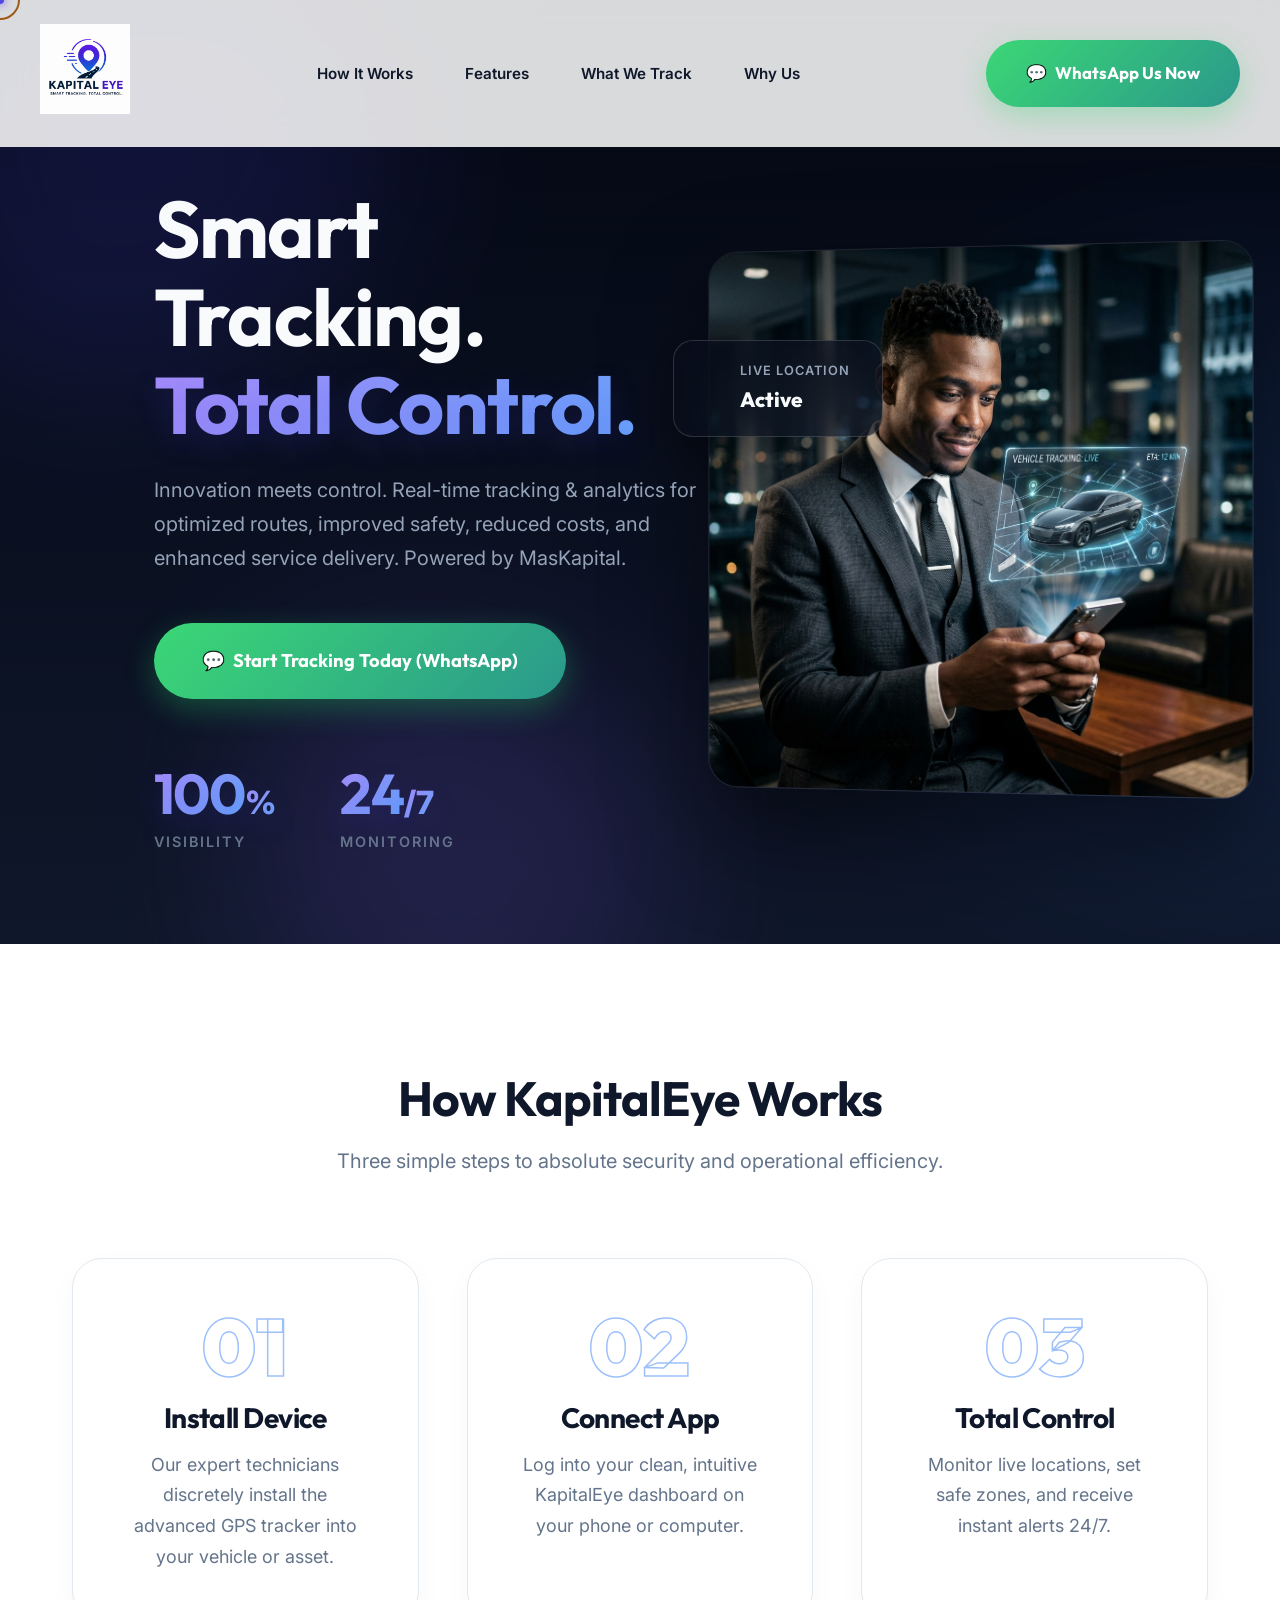
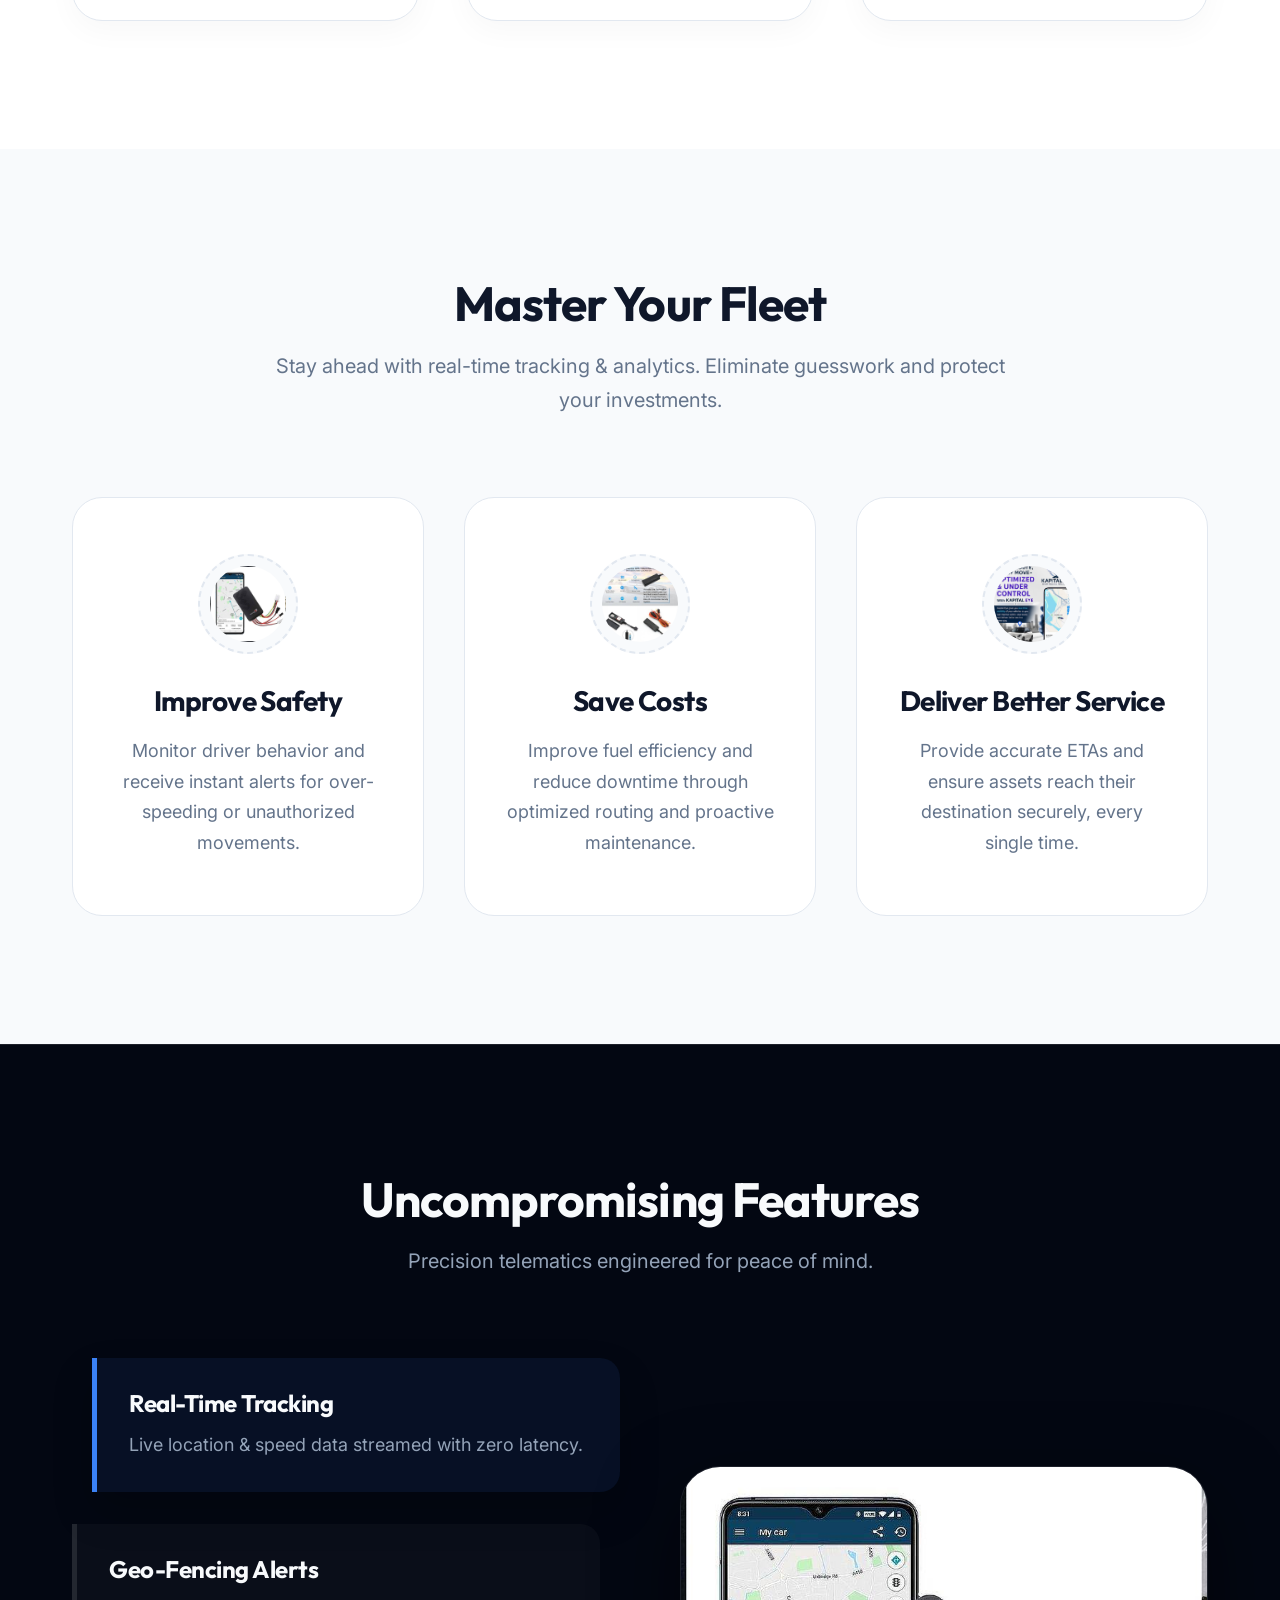
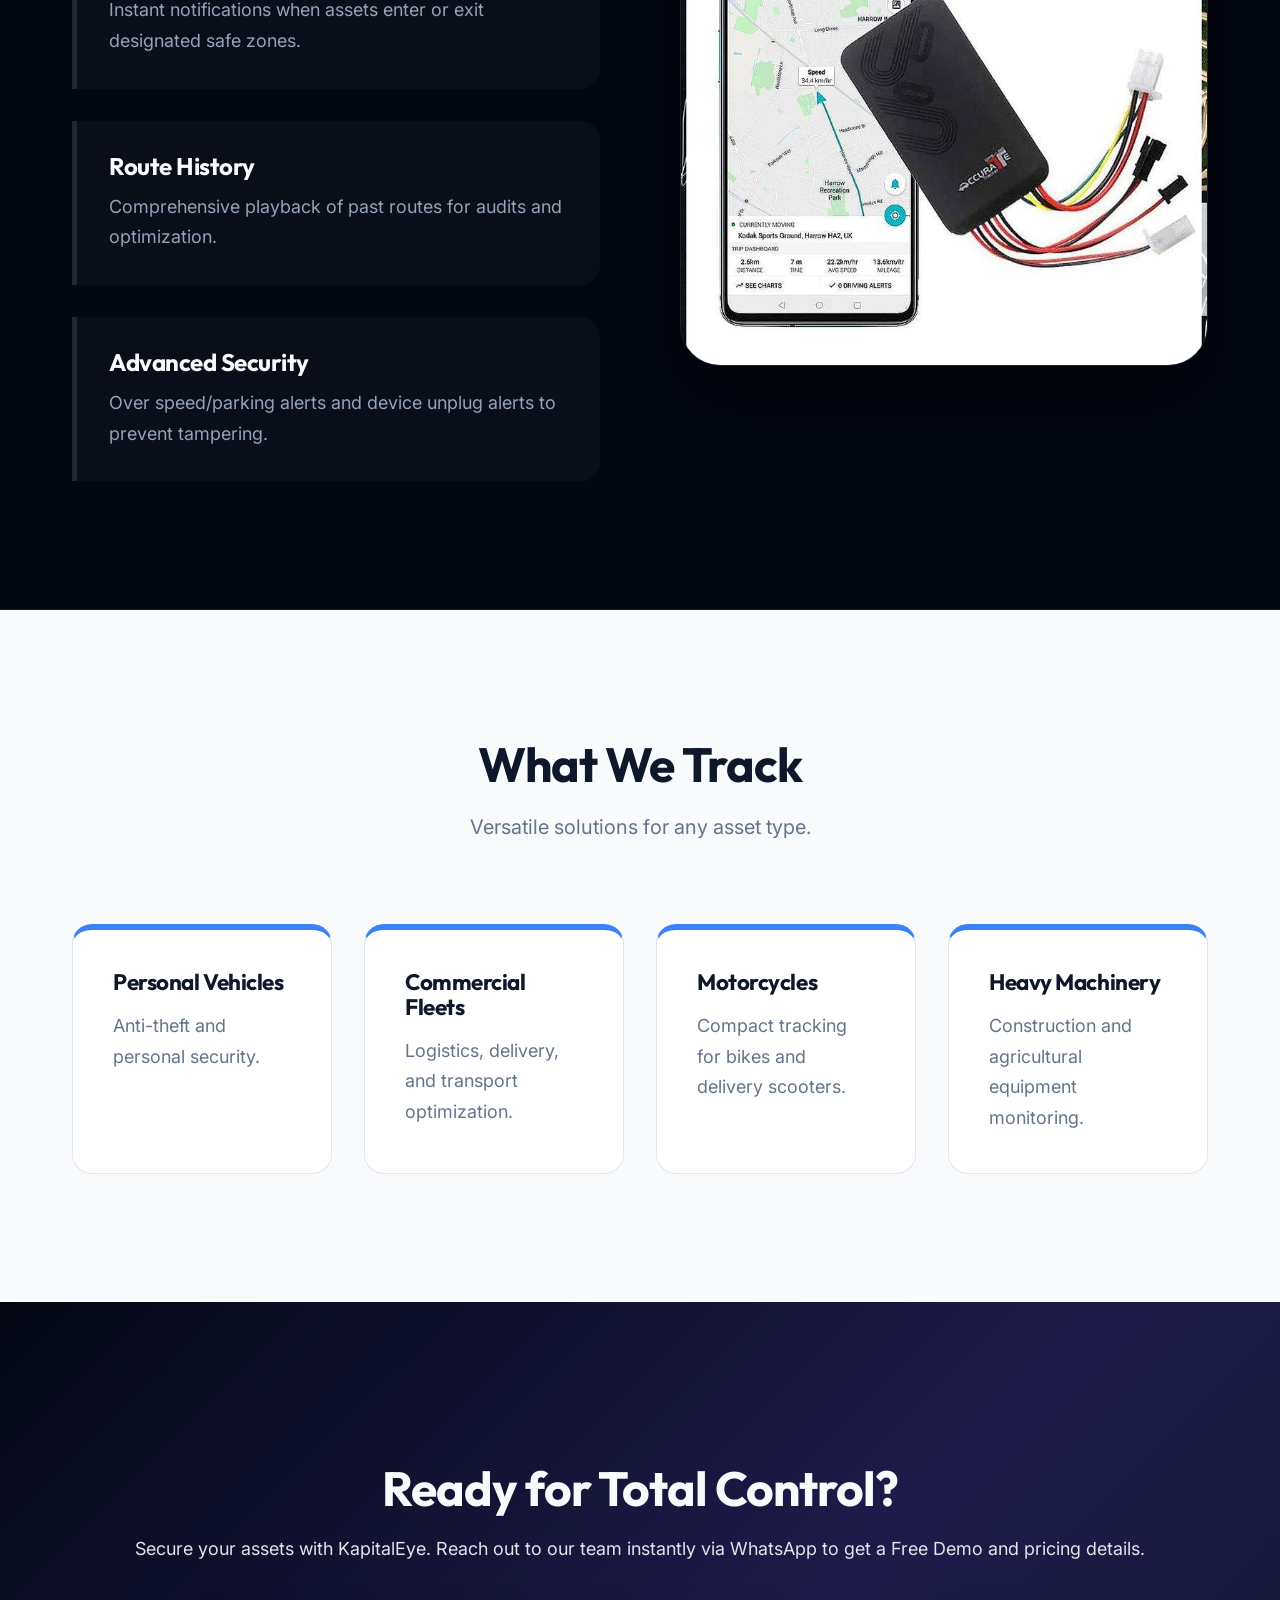
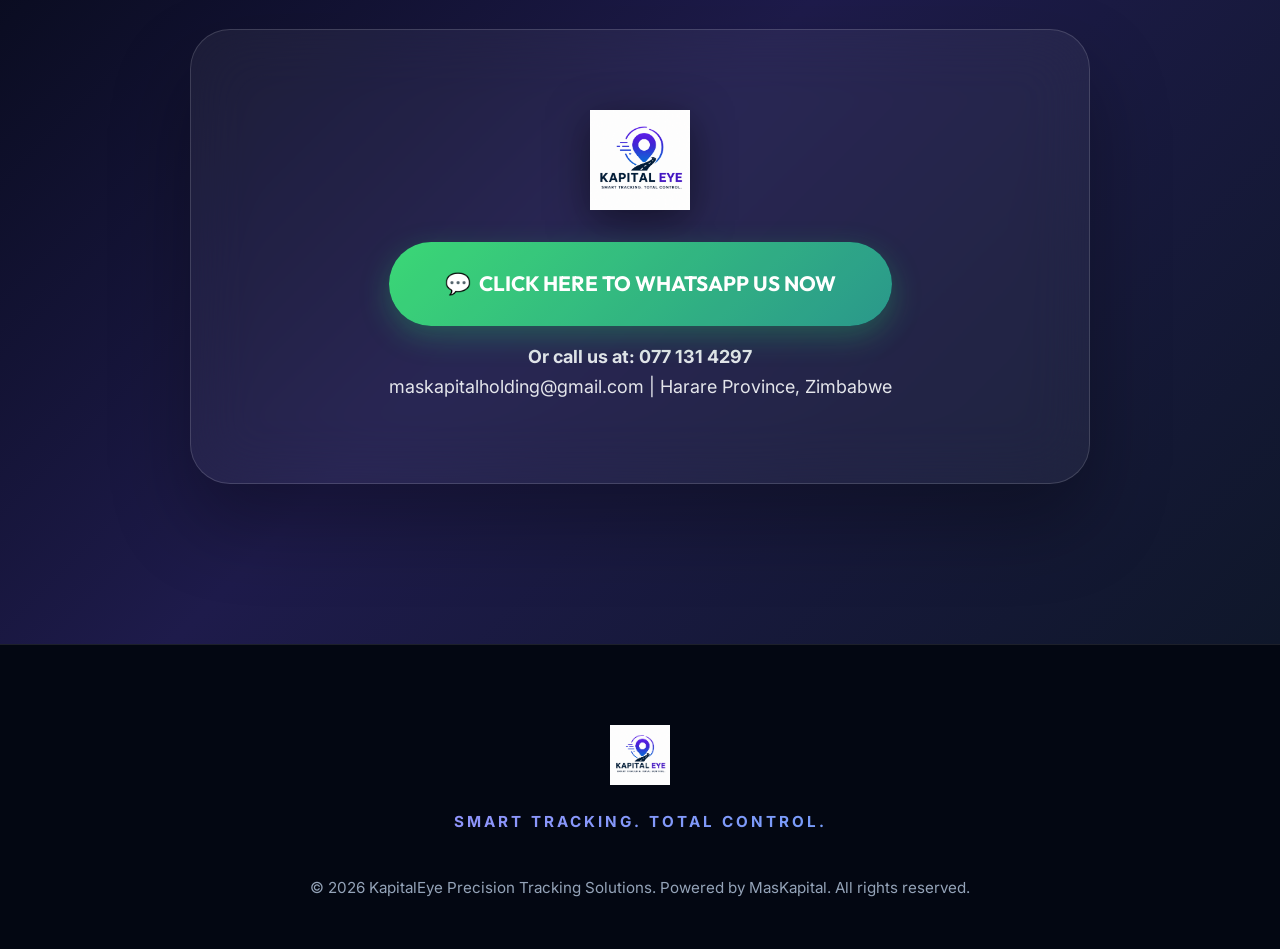
<file: index.html>
<!DOCTYPE html>
<html lang="en">
<head>
    <meta charset="UTF-8">
    <meta name="viewport" content="width=device-width, initial-scale=1.0">
    <title>KapitalEye | Precision Tracking Solutions</title>
    <link rel="icon" type="image/png" href="images/logo.png">
    <meta name="description" content="Advanced GPS tracking for fleet, assets, and security. Powered by MasKapital.">
    <link rel="preconnect" href="https://fonts.googleapis.com">
    <link rel="preconnect" href="https://fonts.gstatic.com" crossorigin>
    <link href="https://fonts.googleapis.com/css2?family=Inter:wght@300;400;600;800&family=Outfit:wght@300;500;700;900&display=swap" rel="stylesheet">
    <link rel="stylesheet" href="css/styles.css">
</head>
<body>
    <!-- Custom Cursor -->
    <div class="cursor-dot"></div>
    <div class="cursor-outline"></div>

    <!-- Navbar -->
    <nav class="navbar">
        <div class="nav-container">
            <div class="logo">
                <img src="images/logo.png" alt="KapitalEye Logo" style="height: 90px; width: auto;">
            </div>
            <div class="nav-links">
                <a href="#how-it-works">How It Works</a>
                <a href="#features">Features</a>
                <a href="#assets">What We Track</a>
                <a href="#about">Why Us</a>
            </div>
            <a href="https://wa.me/263771314297" target="_blank" class="btn btn-whatsapp nav-cta">
                <span class="wa-icon">💬</span> WhatsApp Us Now
            </a>
        </div>
    </nav>

    <!-- Hero Section -->
    <header class="hero dark-hero">
        <!-- Ambient Background Animations -->
        <div class="ambient-blob blob-1"></div>
        <div class="ambient-blob blob-2"></div>
        <div class="ambient-blob blob-3"></div>

        <div class="hero-content">
            <h1 class="hero-title">
                <span class="title-line slide-up">Smart Tracking.</span>
                <span class="title-line slide-up delay-1 brand-gradient-text">Total Control.</span>
            </h1>
            <p class="hero-subtitle slide-up delay-2">Innovation meets control. Real-time tracking & analytics for optimized routes, improved safety, reduced costs, and enhanced service delivery. Powered by MasKapital.</p>
            <div class="hero-ctas slide-up delay-3">
                <a href="https://wa.me/263771314297" target="_blank" class="btn btn-whatsapp btn-large">
                    <span class="wa-icon">💬</span> Start Tracking Today (WhatsApp)
                </a>
            </div>
            <div class="stats-grid slide-up delay-4">
                <div class="stat-item">
                    <h3 class="counter brand-gradient-text" data-target="100">0</h3><span class="brand-gradient-text">%</span>
                    <p>Visibility</p>
                </div>
                <div class="stat-item">
                    <h3 class="counter brand-gradient-text" data-target="24">0</h3><span class="brand-gradient-text">/7</span>
                    <p>Monitoring</p>
                </div>
            </div>
        </div>
        <div class="hero-visual fade-in delay-2">
            <img src="images/hero.png" alt="Person tracking vehicle on phone" class="hero-image parallax-img">
            <div class="glass-overlay stat-overlay-1">
                <div class="pulse-dot"></div>
                <div class="overlay-text">
                    <span class="label">Live Location</span>
                    <span class="value">Active</span>
                </div>
            </div>
        </div>
    </header>

    <!-- How It Works Section (New) -->
    <section id="how-it-works" class="section light-section">
        <div class="container">
            <div class="section-header reveal">
                <h2>How KapitalEye Works</h2>
                <p>Three simple steps to absolute security and operational efficiency.</p>
            </div>
            <div class="steps-grid">
                <div class="step-card reveal">
                    <div class="step-number">01</div>
                    <h3>Install Device</h3>
                    <p>Our expert technicians discretely install the advanced GPS tracker into your vehicle or asset.</p>
                </div>
                <div class="step-card reveal delay-1">
                    <div class="step-number">02</div>
                    <h3>Connect App</h3>
                    <p>Log into your clean, intuitive KapitalEye dashboard on your phone or computer.</p>
                </div>
                <div class="step-card reveal delay-2">
                    <div class="step-number">03</div>
                    <h3>Total Control</h3>
                    <p>Monitor live locations, set safe zones, and receive instant alerts 24/7.</p>
                </div>
            </div>
        </div>
    </section>

    <!-- Benefits Section -->
    <section id="solutions" class="section gray-section benefits">
        <div class="container">
            <div class="section-header reveal">
                <h2>Master Your Fleet</h2>
                <p>Stay ahead with real-time tracking & analytics. Eliminate guesswork and protect your investments.</p>
            </div>
            <div class="benefits-grid">
                <div class="benefit-card reveal">
                    <div class="card-icon"><img src="images/tracker.jpg" style="width:100%; height:100%; object-fit:cover; border-radius:50%;"></div>
                    <h3>Improve Safety</h3>
                    <p>Monitor driver behavior and receive instant alerts for over-speeding or unauthorized movements.</p>
                </div>
                <div class="benefit-card reveal delay-1">
                    <div class="card-icon"><img src="images/tracker2.jpg" style="width:100%; height:100%; object-fit:cover; border-radius:50%;"></div>
                    <h3>Save Costs</h3>
                    <p>Improve fuel efficiency and reduce downtime through optimized routing and proactive maintenance.</p>
                </div>
                <div class="benefit-card reveal delay-2">
                    <div class="card-icon"><img src="images/Screenshot 2026-04-29 084758.png" style="width:100%; height:100%; object-fit:cover; border-radius:50%;"></div>
                    <h3>Deliver Better Service</h3>
                    <p>Provide accurate ETAs and ensure assets reach their destination securely, every single time.</p>
                </div>
            </div>
        </div>
    </section>

    <!-- Features Section (Interactive) -->
    <section id="features" class="section dark-section features">
        <div class="container">
            <div class="section-header reveal">
                <h2>Uncompromising Features</h2>
                <p>Precision telematics engineered for peace of mind.</p>
            </div>
            
            <div class="features-split">
                <div class="features-list reveal">
                    <div class="feature-item active" data-feature="realtime">
                        <h4>Real-Time Tracking</h4>
                        <p>Live location & speed data streamed with zero latency.</p>
                    </div>
                    <div class="feature-item" data-feature="geofence">
                        <h4>Geo-Fencing Alerts</h4>
                        <p>Instant notifications when assets enter or exit designated safe zones.</p>
                    </div>
                    <div class="feature-item" data-feature="history">
                        <h4>Route History</h4>
                        <p>Comprehensive playback of past routes for audits and optimization.</p>
                    </div>
                    <div class="feature-item" data-feature="security">
                        <h4>Advanced Security</h4>
                        <p>Over speed/parking alerts and device unplug alerts to prevent tampering.</p>
                    </div>
                </div>
                <div class="feature-visual reveal delay-1">
                    <img src="images/tracker.jpg" alt="Tracking Dashboard" class="feature-img">
                </div>
            </div>
        </div>
    </section>

    <!-- Supported Assets Section (New) -->
    <section id="assets" class="section gray-section">
        <div class="container">
            <div class="section-header reveal">
                <h2>What We Track</h2>
                <p>Versatile solutions for any asset type.</p>
            </div>
            <div class="assets-grid reveal delay-1">
                <div class="asset-item">
                    <h4>Personal Vehicles</h4>
                    <p>Anti-theft and personal security.</p>
                </div>
                <div class="asset-item">
                    <h4>Commercial Fleets</h4>
                    <p>Logistics, delivery, and transport optimization.</p>
                </div>
                <div class="asset-item">
                    <h4>Motorcycles</h4>
                    <p>Compact tracking for bikes and delivery scooters.</p>
                </div>
                <div class="asset-item">
                    <h4>Heavy Machinery</h4>
                    <p>Construction and agricultural equipment monitoring.</p>
                </div>
            </div>
        </div>
    </section>

    <!-- CTA / Contact Section -->
    <section id="contact" class="section dark-gradient-section contact-center">
        <div class="container reveal">
            <h2>Ready for Total Control?</h2>
            <p>Secure your assets with KapitalEye. Reach out to our team instantly via WhatsApp to get a Free Demo and pricing details.</p>
            
            <div class="contact-card">
                <img src="images/logo.png" alt="KapitalEye Logo" style="height: 100px; margin-bottom: 1.5rem;">
                <br>
                <a href="https://wa.me/263771314297" target="_blank" class="btn btn-whatsapp btn-huge">
                    <span class="wa-icon">💬</span> CLICK HERE TO WHATSAPP US NOW
                </a>
                <p style="margin-top: 1rem; font-weight: bold;">Or call us at: 077 131 4297</p>
                <p>maskapitalholding@gmail.com | Harare Province, Zimbabwe</p>
            </div>
        </div>
    </section>

    <!-- Footer -->
    <footer>
        <div class="container footer-content">
            <div class="footer-brand">
                <img src="images/logo.png" alt="KapitalEye Logo" style="height: 60px; margin-bottom: 1rem;">
                <p>Smart Tracking. Total Control.</p>
            </div>
            <div class="footer-legal">
                <p>&copy; 2026 KapitalEye Precision Tracking Solutions. Powered by MasKapital. All rights reserved.</p>
            </div>
        </div>
    </footer>

    <script src="js/script.js"></script>
</body>
</html>
</file>
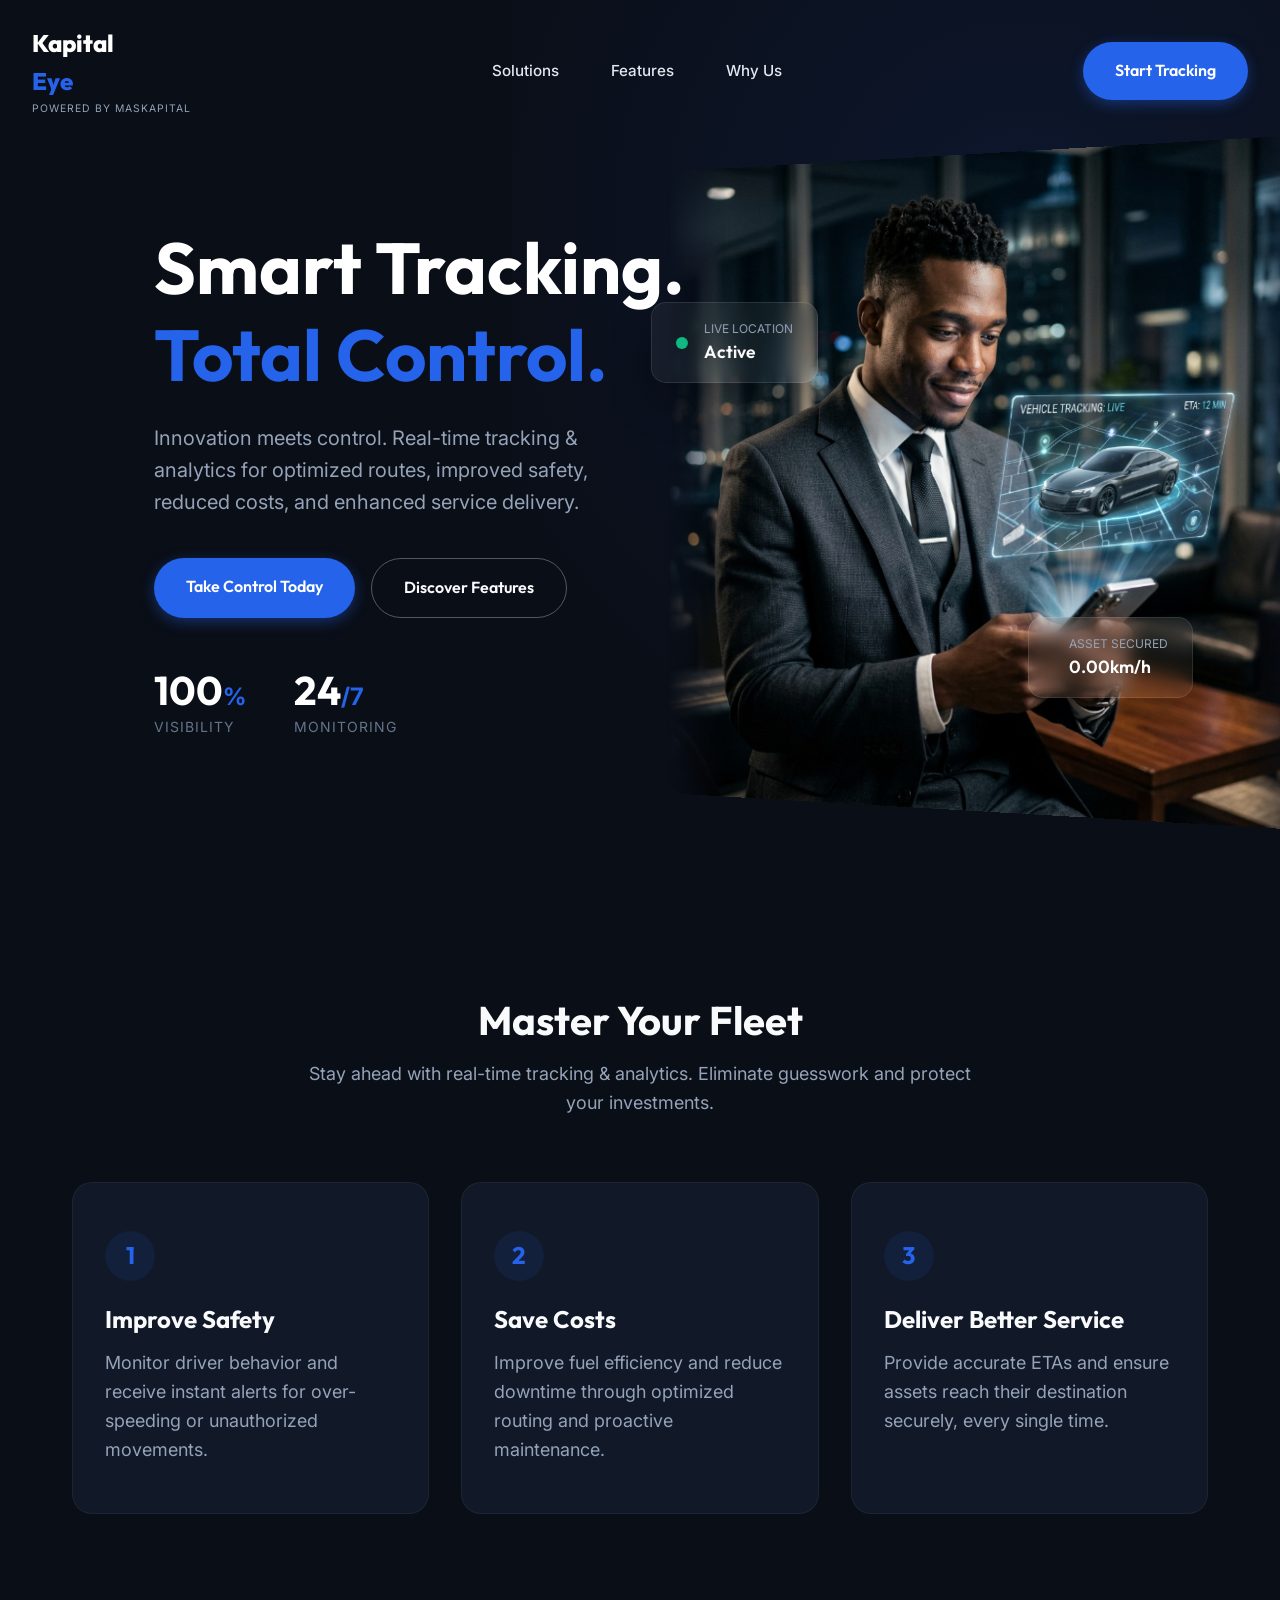
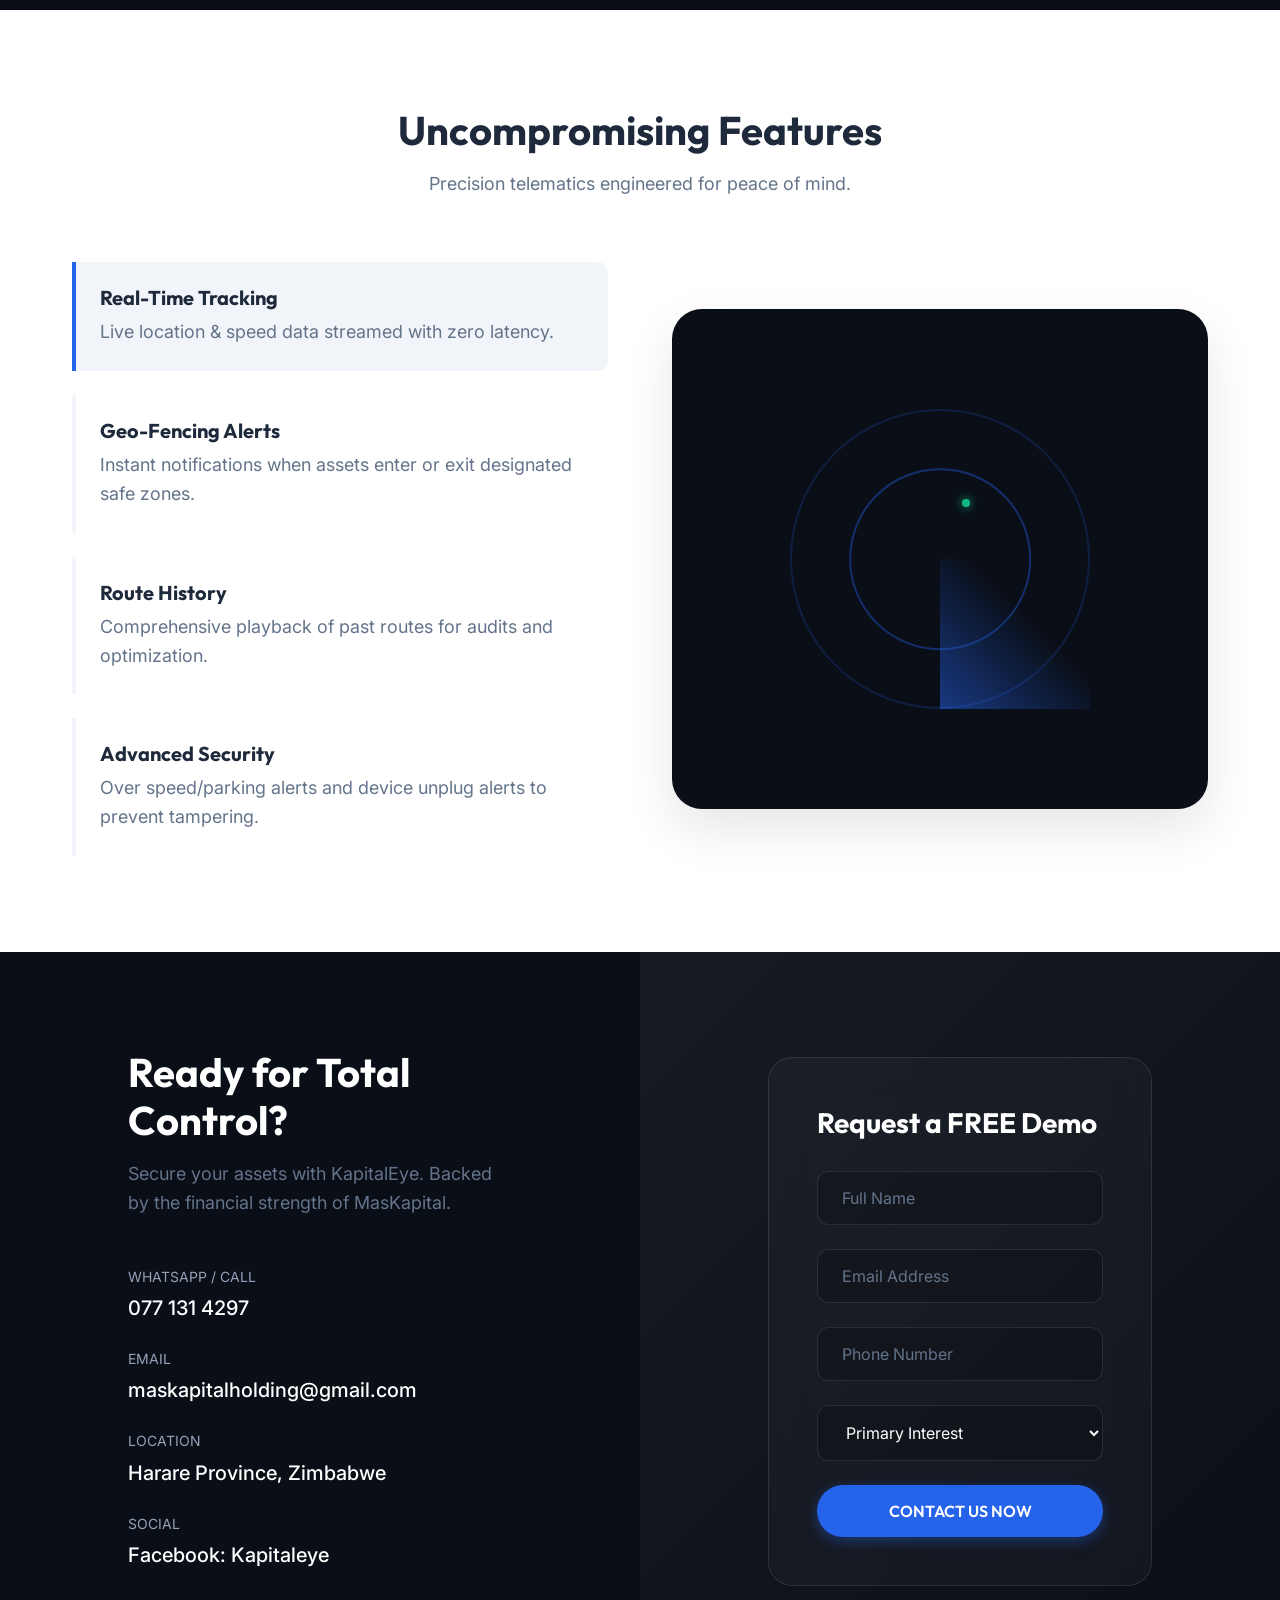
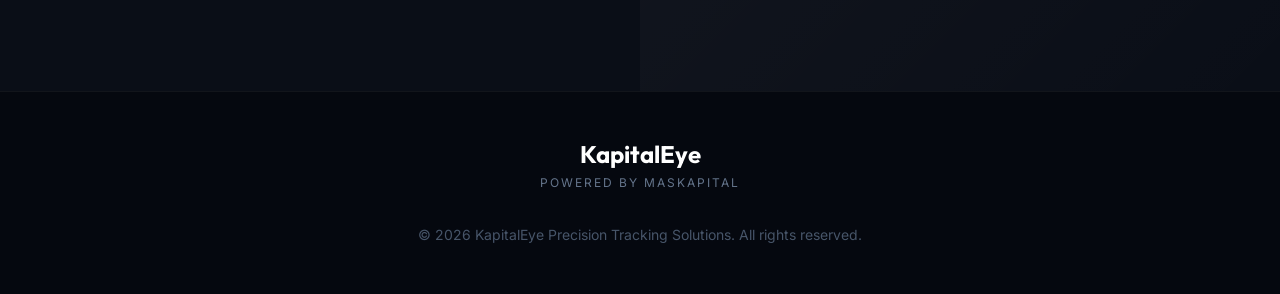
<file: KapitalEye/index.html>
<!DOCTYPE html>
<html lang="en">
<head>
    <meta charset="UTF-8">
    <meta name="viewport" content="width=device-width, initial-scale=1.0">
    <title>KapitalEye | Precision Tracking Solutions</title>
    <meta name="description" content="Advanced GPS tracking for fleet, assets, and security. Powered by MasKapital.">
    <link rel="preconnect" href="https://fonts.googleapis.com">
    <link rel="preconnect" href="https://fonts.gstatic.com" crossorigin>
    <link href="https://fonts.googleapis.com/css2?family=Inter:wght@300;400;600;800&family=Outfit:wght@300;500;700;900&display=swap" rel="stylesheet">
    <link rel="stylesheet" href="css/styles.css">
</head>
<body>
    <!-- Navbar -->
    <nav class="navbar">
        <div class="nav-container">
            <div class="logo">
                <span class="logo-kapital">Kapital</span><span class="logo-eye">Eye</span>
                <span class="powered-by">Powered by MasKapital</span>
            </div>
            <div class="nav-links">
                <a href="#solutions">Solutions</a>
                <a href="#features">Features</a>
                <a href="#about">Why Us</a>
            </div>
            <a href="#contact" class="btn btn-primary nav-cta">Start Tracking</a>
        </div>
    </nav>

    <!-- Hero Section -->
    <header class="hero">
        <div class="hero-content">
            <h1 class="hero-title">
                <span class="title-line slide-up">Smart Tracking.</span>
                <span class="title-line slide-up delay-1">Total Control.</span>
            </h1>
            <p class="hero-subtitle slide-up delay-2">Innovation meets control. Real-time tracking & analytics for optimized routes, improved safety, reduced costs, and enhanced service delivery.</p>
            <div class="hero-ctas slide-up delay-3">
                <a href="#contact" class="btn btn-primary">Take Control Today</a>
                <a href="#features" class="btn btn-secondary">Discover Features</a>
            </div>
            <div class="stats-grid slide-up delay-4">
                <div class="stat-item">
                    <h3 class="counter" data-target="100">0</h3><span>%</span>
                    <p>Visibility</p>
                </div>
                <div class="stat-item">
                    <h3 class="counter" data-target="24">0</h3><span>/7</span>
                    <p>Monitoring</p>
                </div>
            </div>
        </div>
        <div class="hero-visual fade-in delay-2">
            <img src="images/hero.png" alt="Person tracking vehicle on phone" class="hero-image parallax-img">
            <div class="glass-overlay stat-overlay-1">
                <div class="pulse-dot"></div>
                <div class="overlay-text">
                    <span class="label">Live Location</span>
                    <span class="value">Active</span>
                </div>
            </div>
            <div class="glass-overlay stat-overlay-2">
                <i class="icon-shield"></i>
                <div class="overlay-text">
                    <span class="label">Asset Secured</span>
                    <span class="value">0.00km/h</span>
                </div>
            </div>
        </div>
    </header>

    <!-- Benefits Section -->
    <section id="solutions" class="section dark-section benefits">
        <div class="container">
            <div class="section-header reveal">
                <h2>Master Your Fleet</h2>
                <p>Stay ahead with real-time tracking & analytics. Eliminate guesswork and protect your investments.</p>
            </div>
            <div class="benefits-grid">
                <div class="benefit-card reveal">
                    <div class="card-icon">1</div>
                    <h3>Improve Safety</h3>
                    <p>Monitor driver behavior and receive instant alerts for over-speeding or unauthorized movements.</p>
                </div>
                <div class="benefit-card reveal delay-1">
                    <div class="card-icon">2</div>
                    <h3>Save Costs</h3>
                    <p>Improve fuel efficiency and reduce downtime through optimized routing and proactive maintenance.</p>
                </div>
                <div class="benefit-card reveal delay-2">
                    <div class="card-icon">3</div>
                    <h3>Deliver Better Service</h3>
                    <p>Provide accurate ETAs and ensure assets reach their destination securely, every single time.</p>
                </div>
            </div>
        </div>
    </section>

    <!-- Features Section (Interactive) -->
    <section id="features" class="section light-section features">
        <div class="container">
            <div class="section-header reveal">
                <h2>Uncompromising Features</h2>
                <p>Precision telematics engineered for peace of mind.</p>
            </div>
            
            <div class="features-split">
                <div class="features-list reveal">
                    <div class="feature-item active" data-feature="realtime">
                        <h4>Real-Time Tracking</h4>
                        <p>Live location & speed data streamed with zero latency.</p>
                    </div>
                    <div class="feature-item" data-feature="geofence">
                        <h4>Geo-Fencing Alerts</h4>
                        <p>Instant notifications when assets enter or exit designated safe zones.</p>
                    </div>
                    <div class="feature-item" data-feature="history">
                        <h4>Route History</h4>
                        <p>Comprehensive playback of past routes for audits and optimization.</p>
                    </div>
                    <div class="feature-item" data-feature="security">
                        <h4>Advanced Security</h4>
                        <p>Over speed/parking alerts and device unplug alerts to prevent tampering.</p>
                    </div>
                </div>
                <div class="feature-visual reveal delay-1">
                    <div class="visual-container">
                        <!-- Abstract representation of map/radar -->
                        <div class="radar-circle"></div>
                        <div class="radar-sweep"></div>
                        <div class="target-blip"></div>
                    </div>
                </div>
            </div>
        </div>
    </section>

    <!-- CTA / Contact Section -->
    <section id="contact" class="section split-section contact">
        <div class="contact-content reveal">
            <h2>Ready for Total Control?</h2>
            <p>Secure your assets with KapitalEye. Backed by the financial strength of MasKapital.</p>
            
            <div class="contact-info">
                <div class="info-item">
                    <span class="info-label">WhatsApp / Call</span>
                    <span class="info-value">077 131 4297</span>
                </div>
                <div class="info-item">
                    <span class="info-label">Email</span>
                    <span class="info-value">maskapitalholding@gmail.com</span>
                </div>
                <div class="info-item">
                    <span class="info-label">Location</span>
                    <span class="info-value">Harare Province, Zimbabwe</span>
                </div>
                <div class="info-item">
                    <span class="info-label">Social</span>
                    <span class="info-value">Facebook: Kapitaleye</span>
                </div>
            </div>
        </div>
        <div class="contact-form-container reveal delay-1">
            <form class="glass-form">
                <h3>Request a FREE Demo</h3>
                <div class="form-group">
                    <input type="text" id="name" placeholder="Full Name" required>
                </div>
                <div class="form-group">
                    <input type="email" id="email" placeholder="Email Address" required>
                </div>
                <div class="form-group">
                    <input type="tel" id="phone" placeholder="Phone Number" required>
                </div>
                <div class="form-group">
                    <select id="interest">
                        <option value="">Primary Interest</option>
                        <option value="fleet">Fleet Management</option>
                        <option value="personal">Personal Asset Tracking</option>
                        <option value="security">Security Tracking</option>
                    </select>
                </div>
                <button type="submit" class="btn btn-primary btn-block">CONTACT US NOW</button>
            </form>
        </div>
    </section>

    <!-- Footer -->
    <footer>
        <div class="container footer-content">
            <div class="footer-brand">
                <h2>KapitalEye</h2>
                <p>Powered by MasKapital</p>
            </div>
            <div class="footer-legal">
                <p>&copy; 2026 KapitalEye Precision Tracking Solutions. All rights reserved.</p>
            </div>
        </div>
    </footer>

    <script src="js/script.js"></script>
</body>
</html>
</file>
<file: css/styles.css>
:root {
    --bg-light: #ffffff;
    --bg-gray: #f8fafc; 
    
    /* New Dark/Hybrid Colors */
    --bg-black: #030712;
    --bg-dark-blue: #0f172a;
    --bg-deep-purple: #1e1b4b;
    
    --text-dark: #0f172a;
    --text-light: #f8fafc;
    --text-muted: #64748b;
    --text-muted-light: #94a3b8;
    
    /* Branding Colors derived from logo */
    --primary: #4f46e5; /* Indigo/Purple */
    --primary-light: #3b82f6; /* Blue */
    --primary-glow: rgba(79, 70, 229, 0.3);
    --whatsapp: #25D366; /* WhatsApp Green */
    --whatsapp-dark: #128C7E;
    
    --surface-white: #ffffff;
    --surface-dark: rgba(255, 255, 255, 0.03);
    --border-color: #e2e8f0;
    --border-dark: rgba(255, 255, 255, 0.1);
    
    --font-heading: 'Outfit', sans-serif;
    --font-body: 'Inter', sans-serif;
}

* {
    margin: 0;
    padding: 0;
    box-sizing: border-box;
    cursor: none; 
}

html {
    scroll-behavior: smooth;
    font-size: 16px;
}

body {
    font-family: var(--font-body);
    color: var(--text-dark);
    background-color: var(--bg-light);
    line-height: 1.7;
    overflow-x: hidden;
    -webkit-font-smoothing: antialiased;
}

/* Custom Cursor */
.cursor-dot, .cursor-outline {
    position: fixed;
    top: 0;
    left: 0;
    transform: translate(-50%, -50%);
    border-radius: 50%;
    z-index: 9999;
    pointer-events: none;
}

.cursor-dot {
    width: 8px;
    height: 8px;
    background-color: var(--primary);
    box-shadow: 0 0 10px var(--primary);
}

.cursor-outline {
    width: 40px;
    height: 40px;
    border: 2px solid var(--primary-light);
    transition: width 0.2s, height 0.2s, background-color 0.2s;
    mix-blend-mode: difference;
}

/* Typography */
h1, h2, h3, h4 {
    font-family: var(--font-heading);
    font-weight: 700;
    line-height: 1.1;
    color: var(--text-dark);
    letter-spacing: -0.02em;
}

h2 {
    font-size: 3rem;
    margin-bottom: 1.2rem;
}

p {
    font-size: 1.125rem;
    color: var(--text-muted);
}

.brand-gradient-text {
    background: linear-gradient(135deg, #a78bfa, #60a5fa);
    -webkit-background-clip: text;
    -webkit-text-fill-color: transparent;
    background-clip: text;
    text-shadow: 0 10px 30px rgba(79, 70, 229, 0.2);
}

/* Utilities */
.container {
    max-width: 1200px;
    margin: 0 auto;
    padding: 0 2rem;
}

.section {
    padding: 8rem 0;
}

.gray-section {
    background-color: var(--bg-gray);
    position: relative;
}

.light-section {
    background-color: var(--bg-light);
    position: relative;
}

/* Dark & Hybrid Sections */
.dark-section {
    background-color: var(--bg-black);
    color: var(--text-light);
    border-top: 1px solid var(--border-dark);
    border-bottom: 1px solid var(--border-dark);
}

.dark-section h2, .dark-section h3, .dark-section h4 {
    color: var(--text-light);
}

.dark-section p {
    color: var(--text-muted-light);
}

.dark-gradient-section {
    background: linear-gradient(135deg, var(--bg-black), var(--bg-deep-purple), var(--bg-dark-blue));
    color: var(--text-light);
    position: relative;
    overflow: hidden;
}

.dark-gradient-section h2 {
    color: var(--text-light);
}

.dark-gradient-section p {
    color: var(--text-light);
    opacity: 0.9;
}

.reveal {
    opacity: 0;
    transform: translateY(50px);
    transition: all 1s cubic-bezier(0.16, 1, 0.3, 1);
}

.reveal.active {
    opacity: 1;
    transform: translateY(0);
}

.delay-1 { transition-delay: 0.15s; }
.delay-2 { transition-delay: 0.3s; }
.delay-3 { transition-delay: 0.45s; }
.delay-4 { transition-delay: 0.6s; }

/* Buttons & Magnetic Effect */
.btn {
    display: inline-flex;
    align-items: center;
    justify-content: center;
    gap: 0.5rem;
    padding: 1.2rem 2.5rem;
    border-radius: 50px;
    font-family: var(--font-heading);
    font-weight: 700;
    text-decoration: none;
    transition: all 0.3s cubic-bezier(0.16, 1, 0.3, 1);
    font-size: 1.05rem;
    position: relative;
    overflow: hidden;
    z-index: 1;
}

.btn::after {
    content: '';
    position: absolute;
    bottom: 0;
    left: 0;
    width: 100%;
    height: 100%;
    background-color: rgba(255,255,255,0.1);
    border-radius: 50px;
    z-index: -2;
}

.btn::before {
    content: '';
    position: absolute;
    bottom: 0;
    left: 0;
    width: 0%;
    height: 100%;
    background-color: rgba(255,255,255,0.2);
    transition: all 0.4s cubic-bezier(0.16, 1, 0.3, 1);
    border-radius: 50px;
    z-index: -1;
}

.btn:hover::before {
    width: 100%;
}

.btn-whatsapp {
    background: linear-gradient(135deg, var(--whatsapp), var(--whatsapp-dark));
    color: white;
    box-shadow: 0 10px 30px rgba(37, 211, 102, 0.3);
}

.btn-whatsapp:hover {
    transform: translateY(-4px) scale(1.02);
    box-shadow: 0 15px 40px rgba(37, 211, 102, 0.5);
}

.btn-large {
    font-size: 1.15rem;
    padding: 1.4rem 3rem;
}

.btn-huge {
    font-size: 1.3rem;
    padding: 1.5rem 3.5rem;
    border-radius: 60px;
    animation: pulseBtn 2s infinite;
}

@keyframes pulseBtn {
    0% { box-shadow: 0 0 0 0 rgba(37, 211, 102, 0.7); }
    70% { box-shadow: 0 0 0 20px rgba(37, 211, 102, 0); }
    100% { box-shadow: 0 0 0 0 rgba(37, 211, 102, 0); }
}

/* Navbar */
.navbar {
    position: fixed;
    top: 0;
    width: 100%;
    z-index: 1000;
    padding: 1.5rem 0;
    transition: all 0.5s cubic-bezier(0.16, 1, 0.3, 1);
    background: rgba(255, 255, 255, 0.85);
    backdrop-filter: blur(20px);
    -webkit-backdrop-filter: blur(20px);
    border-bottom: 1px solid transparent;
}

.navbar.scrolled {
    padding: 0.8rem 0;
    background: rgba(255, 255, 255, 0.95);
    border-bottom: 1px solid var(--border-color);
    box-shadow: 0 10px 30px rgba(0,0,0,0.03);
}

.nav-container {
    max-width: 1400px;
    margin: 0 auto;
    padding: 0 2.5rem;
    display: flex;
    justify-content: space-between;
    align-items: center;
}

.nav-links a {
    color: var(--text-dark);
    text-decoration: none;
    margin: 0 1.5rem;
    font-weight: 600;
    font-size: 0.95rem;
    transition: color 0.3s;
    position: relative;
}

.nav-links a::after {
    content: '';
    position: absolute;
    width: 0;
    height: 2px;
    bottom: -5px;
    left: 0;
    background-color: var(--primary);
    transition: width 0.3s ease;
}

.nav-links a:hover {
    color: var(--primary);
}

.nav-links a:hover::after {
    width: 100%;
}

/* Ambient Blobs for Hero */
.ambient-blob {
    position: absolute;
    filter: blur(90px);
    z-index: 0;
    opacity: 0.4;
    animation: floatBlob 20s infinite alternate;
}

.blob-1 {
    width: 500px;
    height: 500px;
    background: rgba(79, 70, 229, 0.4);
    top: -100px;
    left: -100px;
    border-radius: 40% 60% 70% 30% / 40% 50% 60% 50%;
}

.blob-2 {
    width: 600px;
    height: 600px;
    background: rgba(59, 130, 246, 0.3);
    top: 30%;
    right: -200px;
    border-radius: 60% 40% 30% 70% / 60% 30% 70% 40%;
    animation-delay: -5s;
}

.blob-3 {
    width: 400px;
    height: 400px;
    background: rgba(139, 92, 246, 0.4);
    bottom: -100px;
    left: 20%;
    border-radius: 30% 60% 70% 40% / 50% 60% 30% 60%;
    animation-delay: -10s;
}

@keyframes floatBlob {
    0% { transform: translate(0, 0) rotate(0deg) scale(1); }
    100% { transform: translate(50px, 50px) rotate(180deg) scale(1.1); }
}

/* Dark Hero Section */
.dark-hero {
    min-height: 100vh;
    background: linear-gradient(to bottom, var(--bg-black), var(--bg-dark-blue));
    color: var(--text-light);
    display: flex;
    align-items: center;
    position: relative;
    overflow: hidden;
    padding: 10rem 2rem 4rem;
}

.dark-hero .hero-title, .dark-hero .stat-item h3 {
    color: var(--text-light);
}

.dark-hero .hero-subtitle {
    color: var(--text-muted-light);
}

.hero-content {
    flex: 1;
    max-width: 650px;
    margin-left: 10%;
    z-index: 2;
}

.hero-title {
    font-size: 5rem;
    margin-bottom: 1.5rem;
}

.title-line {
    display: block;
}

.hero-subtitle {
    margin-bottom: 3rem;
    max-width: 550px;
    font-size: 1.25rem;
}

.hero-ctas {
    display: flex;
    gap: 1.5rem;
    margin-bottom: 4rem;
}

.stats-grid {
    display: flex;
    gap: 4rem;
}

.stat-item h3 {
    display: inline-block;
    font-size: 3.5rem;
}

.stat-item span {
    font-size: 2rem;
    font-weight: 800;
}

.stat-item p {
    font-size: 0.9rem;
    text-transform: uppercase;
    letter-spacing: 2px;
    font-weight: 600;
}

.hero-visual {
    flex: 1;
    position: relative;
    height: 80vh;
    display: flex;
    justify-content: center;
    align-items: center;
    z-index: 1;
}

.hero-image {
    max-width: 100%;
    height: auto;
    border-radius: 30px;
    transform: perspective(1000px) rotateY(-5deg);
    transition: transform 0.2s cubic-bezier(0.16, 1, 0.3, 1);
    box-shadow: 0 40px 100px rgba(0,0,0,0.5);
    border: 1px solid rgba(255,255,255,0.1);
}

.glass-overlay {
    position: absolute;
    background: rgba(10, 15, 30, 0.6);
    backdrop-filter: blur(25px);
    -webkit-backdrop-filter: blur(25px);
    border: 1px solid rgba(255,255,255,0.15);
    padding: 1.2rem 2rem;
    border-radius: 20px;
    display: flex;
    align-items: center;
    gap: 1.2rem;
    box-shadow: 0 20px 40px rgba(0,0,0,0.3);
}

.stat-overlay-1 {
    top: 25%;
    left: -5%;
}

.pulse-dot {
    width: 14px;
    height: 14px;
    background-color: var(--success);
    border-radius: 50%;
    box-shadow: 0 0 0 0 rgba(16, 185, 129, 0.7);
    animation: pulse 2s infinite;
}

.overlay-text {
    display: flex;
    flex-direction: column;
}

.overlay-text .label {
    font-size: 0.8rem;
    color: var(--text-muted-light);
    text-transform: uppercase;
    letter-spacing: 1px;
    font-weight: 600;
}

.overlay-text .value {
    color: var(--text-light);
    font-family: var(--font-heading);
    font-weight: 800;
    font-size: 1.3rem;
}

/* Animations */
.slide-up {
    opacity: 0;
    transform: translateY(40px);
    animation: slideUpAnim 1.2s forwards cubic-bezier(0.16, 1, 0.3, 1);
}

.fade-in {
    opacity: 0;
    animation: fadeInAnim 1.5s forwards ease-in-out;
}

@keyframes slideUpAnim {
    to { opacity: 1; transform: translateY(0); }
}

@keyframes fadeInAnim {
    to { opacity: 1; }
}

/* Sections */
.section-header {
    text-align: center;
    max-width: 750px;
    margin: 0 auto 5rem;
}

.section-header p {
    font-size: 1.25rem;
}

/* 3D Tilt Cards */
.tilt-card {
    transform-style: preserve-3d;
    transform: perspective(1000px);
}

/* Steps / How it works */
.steps-grid {
    display: grid;
    grid-template-columns: repeat(auto-fit, minmax(320px, 1fr));
    gap: 3rem;
}

.step-card {
    text-align: center;
    padding: 3rem;
    background: var(--surface-white);
    border-radius: 30px;
    box-shadow: 0 10px 30px rgba(0,0,0,0.03);
    border: 1px solid var(--border-color);
    transition: all 0.4s cubic-bezier(0.16, 1, 0.3, 1);
}

.step-card:hover {
    transform: translateY(-15px);
    box-shadow: 0 30px 60px rgba(0,0,0,0.08);
    border-color: var(--primary-glow);
}

.step-number {
    font-family: var(--font-heading);
    font-size: 5rem;
    font-weight: 900;
    color: transparent;
    -webkit-text-stroke: 1.5px var(--primary-light);
    margin-bottom: 1rem;
    line-height: 1;
    opacity: 0.5;
}

.step-card h3 {
    margin-bottom: 1rem;
    font-size: 1.75rem;
}

/* Benefits Grid */
.benefits-grid {
    display: grid;
    grid-template-columns: repeat(auto-fit, minmax(320px, 1fr));
    gap: 2.5rem;
}

.benefit-card {
    background: var(--surface-white);
    padding: 3.5rem 2.5rem;
    border-radius: 30px;
    border: 1px solid var(--border-color);
    transition: all 0.5s cubic-bezier(0.16, 1, 0.3, 1);
    text-align: center;
}

.benefit-card:hover {
    transform: translateY(-15px);
    box-shadow: 0 30px 60px rgba(79, 70, 229, 0.08);
    border-color: var(--primary-glow);
}

.card-icon {
    width: 100px;
    height: 100px;
    margin: 0 auto 2rem;
    border-radius: 50%;
    background: var(--bg-gray);
    display: flex;
    align-items: center;
    justify-content: center;
    overflow: hidden;
    padding: 10px;
    border: 2px dashed var(--border-color);
    transition: all 0.5s ease;
}

.benefit-card:hover .card-icon {
    transform: scale(1.1) rotate(5deg);
    border-color: var(--primary-light);
}

.benefit-card h3 {
    margin-bottom: 1.2rem;
    font-size: 1.75rem;
}

/* Dark Features */
.features-split {
    display: flex;
    gap: 5rem;
    align-items: center;
}

.features-list {
    flex: 1;
    display: flex;
    flex-direction: column;
    gap: 2rem;
}

.feature-item {
    padding: 2rem;
    border-left: 5px solid var(--border-dark);
    cursor: none;
    transition: all 0.4s cubic-bezier(0.16, 1, 0.3, 1);
    background: var(--surface-dark);
    border-radius: 0 20px 20px 0;
}

.feature-item h4 {
    font-size: 1.5rem;
    margin-bottom: 0.8rem;
    color: var(--text-light);
}

.feature-item.active {
    border-left-color: var(--primary-light);
    background: rgba(59, 130, 246, 0.08);
    box-shadow: 0 20px 40px rgba(0,0,0,0.2);
    transform: translateX(20px);
}

.feature-visual {
    flex: 1;
}

.feature-img {
    width: 100%;
    height: 500px;
    object-fit: cover;
    border-radius: 40px;
    box-shadow: 0 30px 80px rgba(0,0,0,0.5);
    transition: all 0.5s cubic-bezier(0.16, 1, 0.3, 1);
    border: 1px solid rgba(255,255,255,0.1);
}

.feature-img:hover {
    transform: scale(1.02);
}

/* Assets Grid */
.assets-grid {
    display: grid;
    grid-template-columns: repeat(auto-fit, minmax(260px, 1fr));
    gap: 2rem;
}

.asset-item {
    background: var(--surface-white);
    padding: 2.5rem;
    border-radius: 20px;
    border: 1px solid var(--border-color);
    border-top: 6px solid var(--primary-light);
    transition: all 0.4s cubic-bezier(0.16, 1, 0.3, 1);
}

.asset-item:hover {
    transform: translateY(-10px);
    box-shadow: 0 20px 40px rgba(0,0,0,0.06);
    border-top-color: var(--primary);
}

.asset-item h4 {
    margin-bottom: 1rem;
    font-size: 1.4rem;
}

/* Contact Center Dark Gradient */
.contact-center {
    text-align: center;
    padding: 10rem 2rem;
}

.contact-card {
    background: rgba(255, 255, 255, 0.05);
    backdrop-filter: blur(30px);
    -webkit-backdrop-filter: blur(30px);
    padding: 5rem 3rem;
    border-radius: 40px;
    border: 1px solid rgba(255, 255, 255, 0.15);
    box-shadow: 0 40px 80px rgba(0,0,0,0.3);
    max-width: 900px;
    margin: 4rem auto 0;
    transition: transform 0.4s ease;
}

.contact-card:hover {
    transform: translateY(-10px);
}

.contact-card img {
    transition: transform 0.4s ease;
    filter: drop-shadow(0 10px 20px rgba(0,0,0,0.5));
}
.contact-card:hover img {
    transform: scale(1.05);
}

/* Footer */
footer {
    background: var(--bg-black);
    padding: 5rem 0 3rem;
    text-align: center;
    border-top: 1px solid var(--border-dark);
}

.footer-brand p {
    font-size: 0.95rem;
    text-transform: uppercase;
    letter-spacing: 3px;
    font-weight: 700;
    margin-bottom: 2.5rem;
    background: linear-gradient(135deg, #a78bfa, #60a5fa);
    -webkit-background-clip: text;
    -webkit-text-fill-color: transparent;
}

.footer-legal p {
    font-size: 0.95rem;
    color: var(--text-muted-light);
}

/* Responsive */
@media (max-width: 992px) {
    .hero, .dark-hero {
        flex-direction: column;
        text-align: center;
        padding-top: 12rem;
    }
    
    .hero-content {
        margin-left: 0;
    }
    
    .stats-grid, .hero-ctas {
        justify-content: center;
    }
    
    .features-split {
        flex-direction: column;
    }
    
    .stat-overlay-1, .ambient-blob {
        display: none;
    }
    
    .feature-item.active {
        transform: translateX(0);
    }
    
    * { cursor: auto !important; }
    .cursor-dot, .cursor-outline { display: none !important; }
}

@media (max-width: 768px) {
    .nav-links {
        display: none;
    }
    
    .hero-title {
        font-size: 3.5rem;
    }
    
    .step-card {
        padding: 2rem;
    }
    
    .contact-card {
        padding: 3rem 1.5rem;
    }
}
</file>
<file: KapitalEye/css/styles.css>
:root {
    --bg-light: #ffffff;
    --bg-dark: #0a0e17; /* Deep slate/navy for a premium tech feel */
    --text-light: #f8fafc;
    --text-dark: #1e293b;
    --text-muted: #64748b;
    
    /* Branding Colors derived from instructions */
    --primary: #2563eb; /* Trust Blue */
    --primary-glow: rgba(37, 99, 235, 0.4);
    --accent: #f59e0b; /* Gold/Warning accent */
    --success: #10b981;
    --surface-dark: #111827;
    --surface-light: #f1f5f9;
    
    --font-heading: 'Outfit', sans-serif;
    --font-body: 'Inter', sans-serif;
}

* {
    margin: 0;
    padding: 0;
    box-sizing: border-box;
}

html {
    scroll-behavior: smooth;
    font-size: 16px;
}

body {
    font-family: var(--font-body);
    color: var(--text-dark);
    background-color: var(--bg-light);
    line-height: 1.6;
    overflow-x: hidden;
}

/* Typography */
h1, h2, h3, h4 {
    font-family: var(--font-heading);
    font-weight: 700;
    line-height: 1.2;
}

h2 {
    font-size: 2.5rem;
    margin-bottom: 1rem;
}

p {
    font-size: 1.125rem;
    color: var(--text-muted);
}

/* Utilities */
.container {
    max-width: 1200px;
    margin: 0 auto;
    padding: 0 2rem;
}

.section {
    padding: 6rem 0;
}

.dark-section {
    background-color: var(--bg-dark);
    color: var(--text-light);
}

.dark-section p {
    color: #94a3b8;
}

.light-section {
    background-color: var(--bg-light);
}

.reveal {
    opacity: 0;
    transform: translateY(40px);
    transition: all 0.8s cubic-bezier(0.25, 1, 0.5, 1);
}

.reveal.active {
    opacity: 1;
    transform: translateY(0);
}

.delay-1 { transition-delay: 0.1s; }
.delay-2 { transition-delay: 0.2s; }
.delay-3 { transition-delay: 0.3s; }
.delay-4 { transition-delay: 0.4s; }

/* Buttons */
.btn {
    display: inline-block;
    padding: 1rem 2rem;
    border-radius: 50px;
    font-family: var(--font-heading);
    font-weight: 600;
    text-decoration: none;
    transition: all 0.3s ease;
    cursor: pointer;
    border: none;
    font-size: 1rem;
}

.btn-primary {
    background-color: var(--primary);
    color: white;
    box-shadow: 0 4px 14px var(--primary-glow);
}

.btn-primary:hover {
    transform: translateY(-2px);
    box-shadow: 0 6px 20px rgba(37, 99, 235, 0.6);
}

.btn-secondary {
    background-color: transparent;
    color: var(--text-light);
    border: 1px solid rgba(255, 255, 255, 0.3);
}

.btn-secondary:hover {
    background-color: rgba(255, 255, 255, 0.1);
    border-color: white;
}

.btn-block {
    display: block;
    width: 100%;
}

/* Navbar */
.navbar {
    position: fixed;
    top: 0;
    width: 100%;
    z-index: 1000;
    padding: 1.5rem 0;
    transition: all 0.4s ease;
    background: transparent;
}

.navbar.scrolled {
    background: rgba(10, 14, 23, 0.85);
    backdrop-filter: blur(12px);
    -webkit-backdrop-filter: blur(12px);
    padding: 1rem 0;
    border-bottom: 1px solid rgba(255, 255, 255, 0.05);
}

.nav-container {
    max-width: 1400px;
    margin: 0 auto;
    padding: 0 2rem;
    display: flex;
    justify-content: space-between;
    align-items: center;
}

.logo {
    display: flex;
    flex-direction: column;
}

.logo-kapital {
    font-family: var(--font-heading);
    font-weight: 800;
    font-size: 1.5rem;
    color: white;
}

.logo-eye {
    color: var(--primary);
    font-family: var(--font-heading);
    font-weight: 800;
    font-size: 1.5rem;
}

.powered-by {
    font-size: 0.65rem;
    color: #94a3b8;
    text-transform: uppercase;
    letter-spacing: 1px;
}

.nav-links a {
    color: #e2e8f0;
    text-decoration: none;
    margin: 0 1.5rem;
    font-weight: 500;
    font-size: 0.95rem;
    transition: color 0.3s;
}

.nav-links a:hover {
    color: white;
}

/* Hero Section */
.hero {
    min-height: 100vh;
    background-color: var(--bg-dark);
    display: flex;
    align-items: center;
    position: relative;
    overflow: hidden;
    padding: 6rem 2rem 2rem;
}

.hero::before {
    content: '';
    position: absolute;
    top: -50%;
    right: -20%;
    width: 80%;
    height: 150%;
    background: radial-gradient(circle, rgba(37,99,235,0.1) 0%, rgba(10,14,23,0) 70%);
    pointer-events: none;
}

.hero-content {
    flex: 1;
    max-width: 600px;
    margin-left: 10%;
    z-index: 2;
}

.hero-title {
    font-size: 4.5rem;
    color: white;
    margin-bottom: 1.5rem;
}

.title-line {
    display: block;
}

.title-line:nth-child(2) {
    color: var(--primary);
}

.hero-subtitle {
    color: #94a3b8;
    font-size: 1.25rem;
    margin-bottom: 2.5rem;
    max-width: 500px;
}

.hero-ctas {
    display: flex;
    gap: 1rem;
    margin-bottom: 3rem;
}

.stats-grid {
    display: flex;
    gap: 3rem;
}

.stat-item h3 {
    display: inline-block;
    font-size: 2.5rem;
    color: white;
}

.stat-item span {
    font-size: 1.5rem;
    color: var(--primary);
    font-weight: bold;
}

.stat-item p {
    font-size: 0.875rem;
    text-transform: uppercase;
    letter-spacing: 1px;
}

.hero-visual {
    flex: 1;
    position: relative;
    height: 80vh;
    display: flex;
    justify-content: center;
    align-items: center;
    z-index: 1;
}

.hero-image {
    max-width: 120%;
    height: auto;
    border-radius: 20px;
    mask-image: linear-gradient(to right, transparent, black 10%, black 90%, transparent);
    -webkit-mask-image: linear-gradient(to right, transparent, black 10%, black 90%, transparent);
    transform: perspective(1000px) rotateY(-10deg);
    transition: transform 0.1s ease-out;
}

.glass-overlay {
    position: absolute;
    background: rgba(255, 255, 255, 0.05);
    backdrop-filter: blur(10px);
    -webkit-backdrop-filter: blur(10px);
    border: 1px solid rgba(255, 255, 255, 0.1);
    padding: 1rem 1.5rem;
    border-radius: 15px;
    display: flex;
    align-items: center;
    gap: 1rem;
    box-shadow: 0 20px 40px rgba(0,0,0,0.3);
}

.stat-overlay-1 {
    top: 25%;
    left: 0;
    transform: translateX(-30%);
}

.stat-overlay-2 {
    bottom: 20%;
    right: 10%;
}

.pulse-dot {
    width: 12px;
    height: 12px;
    background-color: var(--success);
    border-radius: 50%;
    box-shadow: 0 0 0 0 rgba(16, 185, 129, 0.7);
    animation: pulse 2s infinite;
}

@keyframes pulse {
    0% { transform: scale(0.95); box-shadow: 0 0 0 0 rgba(16, 185, 129, 0.7); }
    70% { transform: scale(1); box-shadow: 0 0 0 10px rgba(16, 185, 129, 0); }
    100% { transform: scale(0.95); box-shadow: 0 0 0 0 rgba(16, 185, 129, 0); }
}

.overlay-text {
    display: flex;
    flex-direction: column;
}

.overlay-text .label {
    font-size: 0.75rem;
    color: #94a3b8;
    text-transform: uppercase;
}

.overlay-text .value {
    color: white;
    font-family: var(--font-heading);
    font-weight: 600;
    font-size: 1.1rem;
}

/* Animations */
.slide-up {
    opacity: 0;
    transform: translateY(30px);
    animation: slideUpAnim 1s forwards cubic-bezier(0.2, 0.8, 0.2, 1);
}

.fade-in {
    opacity: 0;
    animation: fadeInAnim 1.5s forwards ease-in-out;
}

@keyframes slideUpAnim {
    to { opacity: 1; transform: translateY(0); }
}

@keyframes fadeInAnim {
    to { opacity: 1; }
}

/* Benefits Section */
.section-header {
    text-align: center;
    max-width: 700px;
    margin: 0 auto 4rem;
}

.benefits-grid {
    display: grid;
    grid-template-columns: repeat(auto-fit, minmax(300px, 1fr));
    gap: 2rem;
}

.benefit-card {
    background: var(--surface-dark);
    padding: 3rem 2rem;
    border-radius: 20px;
    border: 1px solid rgba(255,255,255,0.05);
    transition: transform 0.4s ease, border-color 0.4s ease;
}

.benefit-card:hover {
    transform: translateY(-10px);
    border-color: rgba(37, 99, 235, 0.3);
}

.card-icon {
    width: 50px;
    height: 50px;
    border-radius: 50%;
    background: rgba(37, 99, 235, 0.1);
    color: var(--primary);
    display: flex;
    align-items: center;
    justify-content: center;
    font-family: var(--font-heading);
    font-size: 1.5rem;
    font-weight: bold;
    margin-bottom: 1.5rem;
}

.benefit-card h3 {
    margin-bottom: 1rem;
    font-size: 1.5rem;
}

/* Features Section */
.features-split {
    display: flex;
    gap: 4rem;
    align-items: center;
}

.features-list {
    flex: 1;
    display: flex;
    flex-direction: column;
    gap: 1.5rem;
}

.feature-item {
    padding: 1.5rem;
    border-left: 4px solid var(--surface-light);
    cursor: pointer;
    transition: all 0.3s ease;
}

.feature-item h4 {
    font-size: 1.25rem;
    margin-bottom: 0.5rem;
    color: var(--text-dark);
}

.feature-item.active {
    border-left-color: var(--primary);
    background: var(--surface-light);
    border-radius: 0 10px 10px 0;
}

.feature-visual {
    flex: 1;
    height: 500px;
    background: var(--bg-dark);
    border-radius: 30px;
    display: flex;
    justify-content: center;
    align-items: center;
    position: relative;
    overflow: hidden;
    box-shadow: 0 20px 50px rgba(0,0,0,0.1);
}

.visual-container {
    position: relative;
    width: 300px;
    height: 300px;
}

.radar-circle {
    position: absolute;
    top: 0; left: 0; right: 0; bottom: 0;
    border: 2px solid rgba(37, 99, 235, 0.2);
    border-radius: 50%;
}

.radar-circle::before {
    content: '';
    position: absolute;
    top: 50%; left: 50%;
    width: 60%; height: 60%;
    transform: translate(-50%, -50%);
    border: 2px solid rgba(37, 99, 235, 0.4);
    border-radius: 50%;
}

.radar-sweep {
    position: absolute;
    top: 50%; left: 50%;
    width: 50%; height: 50%;
    transform-origin: top left;
    background: linear-gradient(45deg, rgba(37, 99, 235, 0.5) 0%, transparent 60%);
    animation: sweep 4s linear infinite;
}

@keyframes sweep {
    from { transform: rotate(0deg); }
    to { transform: rotate(360deg); }
}

.target-blip {
    position: absolute;
    top: 30%; right: 40%;
    width: 8px; height: 8px;
    background: var(--success);
    border-radius: 50%;
    box-shadow: 0 0 10px var(--success);
    animation: blipFade 4s linear infinite;
}

@keyframes blipFade {
    0%, 100% { opacity: 0; }
    20%, 80% { opacity: 1; }
}

/* Contact Section */
.split-section {
    display: flex;
    background-color: var(--bg-dark);
    color: white;
    padding: 0;
}

.contact-content {
    flex: 1;
    padding: 6rem 10%;
    display: flex;
    flex-direction: column;
    justify-content: center;
}

.contact-info {
    margin-top: 3rem;
}

.info-item {
    margin-bottom: 1.5rem;
}

.info-label {
    display: block;
    color: #94a3b8;
    font-size: 0.875rem;
    text-transform: uppercase;
    margin-bottom: 0.25rem;
}

.info-value {
    font-size: 1.25rem;
    font-weight: 500;
}

.contact-form-container {
    flex: 1;
    background: linear-gradient(135deg, rgba(255,255,255,0.05) 0%, transparent 100%);
    padding: 6rem 10%;
    display: flex;
    align-items: center;
}

.glass-form {
    width: 100%;
    max-width: 500px;
    background: rgba(255, 255, 255, 0.03);
    backdrop-filter: blur(20px);
    -webkit-backdrop-filter: blur(20px);
    border: 1px solid rgba(255, 255, 255, 0.1);
    padding: 3rem;
    border-radius: 24px;
}

.glass-form h3 {
    margin-bottom: 2rem;
    font-size: 1.75rem;
}

.form-group {
    margin-bottom: 1.5rem;
}

.glass-form input,
.glass-form select {
    width: 100%;
    padding: 1rem 1.5rem;
    background: rgba(0, 0, 0, 0.2);
    border: 1px solid rgba(255, 255, 255, 0.1);
    border-radius: 12px;
    color: white;
    font-family: var(--font-body);
    font-size: 1rem;
    transition: all 0.3s;
}

.glass-form input::placeholder {
    color: #64748b;
}

.glass-form input:focus,
.glass-form select:focus {
    outline: none;
    border-color: var(--primary);
    background: rgba(0, 0, 0, 0.4);
}

.glass-form select option {
    background: var(--bg-dark);
    color: white;
}

/* Footer */
footer {
    background: #05080f;
    color: white;
    padding: 3rem 0;
    text-align: center;
    border-top: 1px solid rgba(255,255,255,0.05);
}

.footer-brand h2 {
    font-size: 1.5rem;
    margin-bottom: 0.25rem;
}

.footer-brand p {
    font-size: 0.75rem;
    text-transform: uppercase;
    letter-spacing: 2px;
    margin-bottom: 2rem;
}

.footer-legal p {
    font-size: 0.875rem;
    color: #475569;
}

/* Responsive */
@media (max-width: 992px) {
    .hero {
        flex-direction: column;
        text-align: center;
        padding-top: 8rem;
    }
    
    .hero-content {
        margin-left: 0;
    }
    
    .stats-grid {
        justify-content: center;
    }
    
    .hero-ctas {
        justify-content: center;
    }
    
    .features-split {
        flex-direction: column;
    }
    
    .split-section {
        flex-direction: column;
    }
    
    .stat-overlay-1, .stat-overlay-2 {
        display: none; /* Simplify on mobile */
    }
}

@media (max-width: 768px) {
    .nav-links, .nav-cta {
        display: none; /* Need a hamburger menu for real implementation */
    }
    
    .hero-title {
        font-size: 3rem;
    }
    
    .contact-content, .contact-form-container {
        padding: 4rem 2rem;
    }
}
</file>
